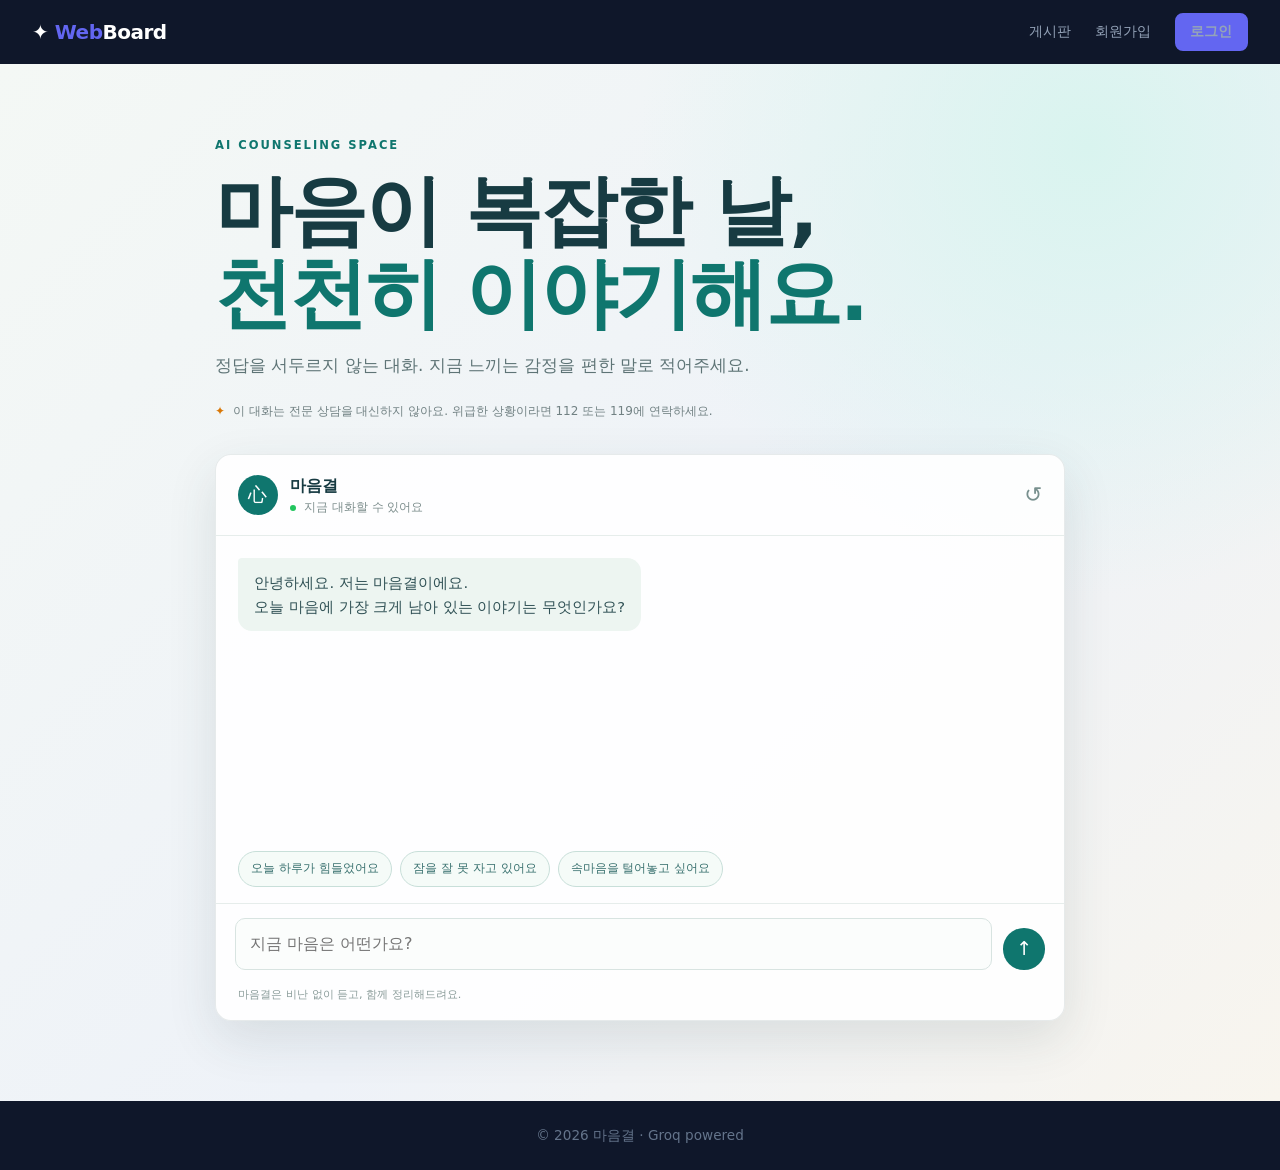
<file: web/index.html>
<!DOCTYPE html>
<html lang="ko">
<head>
  <meta charset="UTF-8">
  <meta name="viewport" content="width=device-width, initial-scale=1.0">
  <title>마음결 | AI 상담</title>
  <link rel="stylesheet" href="style.css">
</head>
<body>
  <div id="nav"></div>

  <main class="counsel-page">
    <section class="counsel-intro">
      <div class="eyebrow">AI COUNSELING SPACE</div>
      <h1>마음이 복잡한 날,<br><span>천천히 이야기해요.</span></h1>
      <p>정답을 서두르지 않는 대화. 지금 느끼는 감정을 편한 말로 적어주세요.</p>
      <div class="care-note"><span>✦</span> 이 대화는 전문 상담을 대신하지 않아요. 위급한 상황이라면 112 또는 119에 연락하세요.</div>
    </section>

    <section class="chat-shell" aria-label="AI 상담 채팅">
      <div class="chat-header">
        <div class="counsel-avatar">心</div>
        <div>
          <strong>마음결</strong>
          <span><i></i> 지금 대화할 수 있어요</span>
        </div>
        <button class="clear-chat" id="clear-chat" type="button" title="대화 초기화">↺</button>
      </div>
      <div class="messages" id="messages" aria-live="polite"></div>
      <div class="quick-prompts" id="quick-prompts">
        <button type="button" data-prompt="오늘 하루가 유난히 힘들었어요.">오늘 하루가 힘들었어요</button>
        <button type="button" data-prompt="요즘 잠을 잘 못 자고 있어요.">잠을 잘 못 자고 있어요</button>
        <button type="button" data-prompt="누군가에게 속마음을 털어놓고 싶어요.">속마음을 털어놓고 싶어요</button>
      </div>
      <form class="chat-form" id="chat-form">
        <textarea id="message-input" rows="1" maxlength="2000" placeholder="지금 마음은 어떤가요?" aria-label="상담 메시지"></textarea>
        <button class="send-button" type="submit" title="메시지 보내기" aria-label="메시지 보내기">↑</button>
      </form>
      <div class="chat-status" id="chat-status">마음결은 비난 없이 듣고, 함께 정리해드려요.</div>
    </section>
  </main>

  <footer class="footer">
    <p>© 2026 마음결 · Groq powered</p>
  </footer>

  <script src="app.js"></script>
  <script src="chat.js"></script>
</body>
</html>
</file>
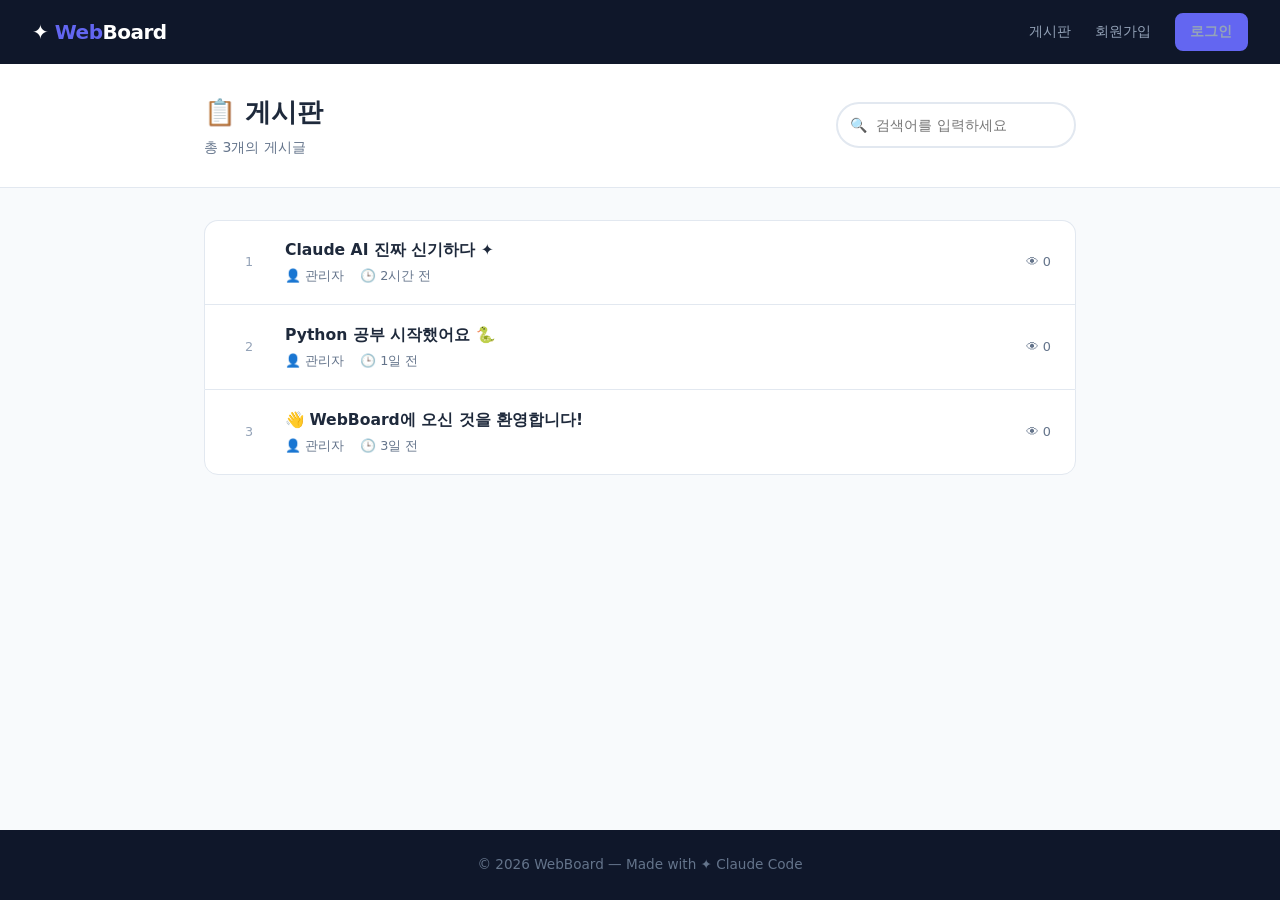
<file: web/board.html>
<!DOCTYPE html>
<html lang="ko">
<head>
  <meta charset="UTF-8">
  <meta name="viewport" content="width=device-width, initial-scale=1.0">
  <title>게시판 — WebBoard</title>
  <link rel="stylesheet" href="style.css">
</head>
<body>
  <div id="nav"></div>

  <div class="page-header">
    <div class="container">
      <div class="page-header-inner">
        <div>
          <h1 class="page-title">📋 게시판</h1>
          <p class="page-sub" id="post-count"></p>
        </div>
        <div style="display:flex;gap:.75rem;align-items:center;flex-wrap:wrap;">
          <div class="board-search">
            <span class="board-search-icon">🔍</span>
            <input type="text" id="search" placeholder="검색어를 입력하세요">
          </div>
          <a href="write.html" class="btn btn-primary" id="write-btn" style="display:none;">✏️ 글쓰기</a>
        </div>
      </div>
    </div>
  </div>

  <main>
    <div class="container" style="padding-bottom:3rem;">
      <div id="post-list"></div>
    </div>
  </main>

  <footer class="footer">
    <p>© 2026 WebBoard — Made with ✦ Claude Code</p>
  </footer>

  <script src="app.js"></script>
  <script>
    renderNavbar(document.getElementById('nav'));
    if (Auth.isLoggedIn()) document.getElementById('write-btn').style.display = 'inline-flex';

    const allPosts = Posts.getAll();

    function render(posts) {
      const el = document.getElementById('post-list');
      document.getElementById('post-count').textContent = `총 ${posts.length}개의 게시글`;

      if (!posts.length) {
        el.innerHTML = `
          <div class="board-empty">
            <div class="empty-icon">📭</div>
            <p>검색 결과가 없거나 아직 게시글이 없습니다.<br>첫 번째 글을 작성해보세요!</p>
            ${Auth.isLoggedIn() ? `<a href="write.html" class="btn btn-primary" style="margin-top:1.5rem;">✏️ 글쓰기</a>` : ''}
          </div>`;
        return;
      }

      el.innerHTML = `<div class="post-list animate-fade-in">` +
        posts.map((p, i) => `
          <div class="post-item" onclick="location.href='post.html?id=${p.id}'">
            <div class="post-num">${i + 1}</div>
            <div style="min-width:0;">
              <div class="post-title-text">${escapeHtml(p.title)}</div>
              <div class="post-meta-row">
                <span>👤 ${escapeHtml(p.authorName)}</span>
                <span>🕒 ${formatDate(p.createdAt)}</span>
              </div>
            </div>
            <div class="post-views">👁 ${p.views}</div>
          </div>
        `).join('') +
        `</div>`;
    }

    render(allPosts);

    document.getElementById('search').addEventListener('input', e => {
      const q = e.target.value.toLowerCase();
      render(q
        ? allPosts.filter(p =>
            p.title.toLowerCase().includes(q) ||
            p.content.toLowerCase().includes(q) ||
            p.authorName.toLowerCase().includes(q))
        : allPosts
      );
    });
  </script>
</body>
</html>
</file>
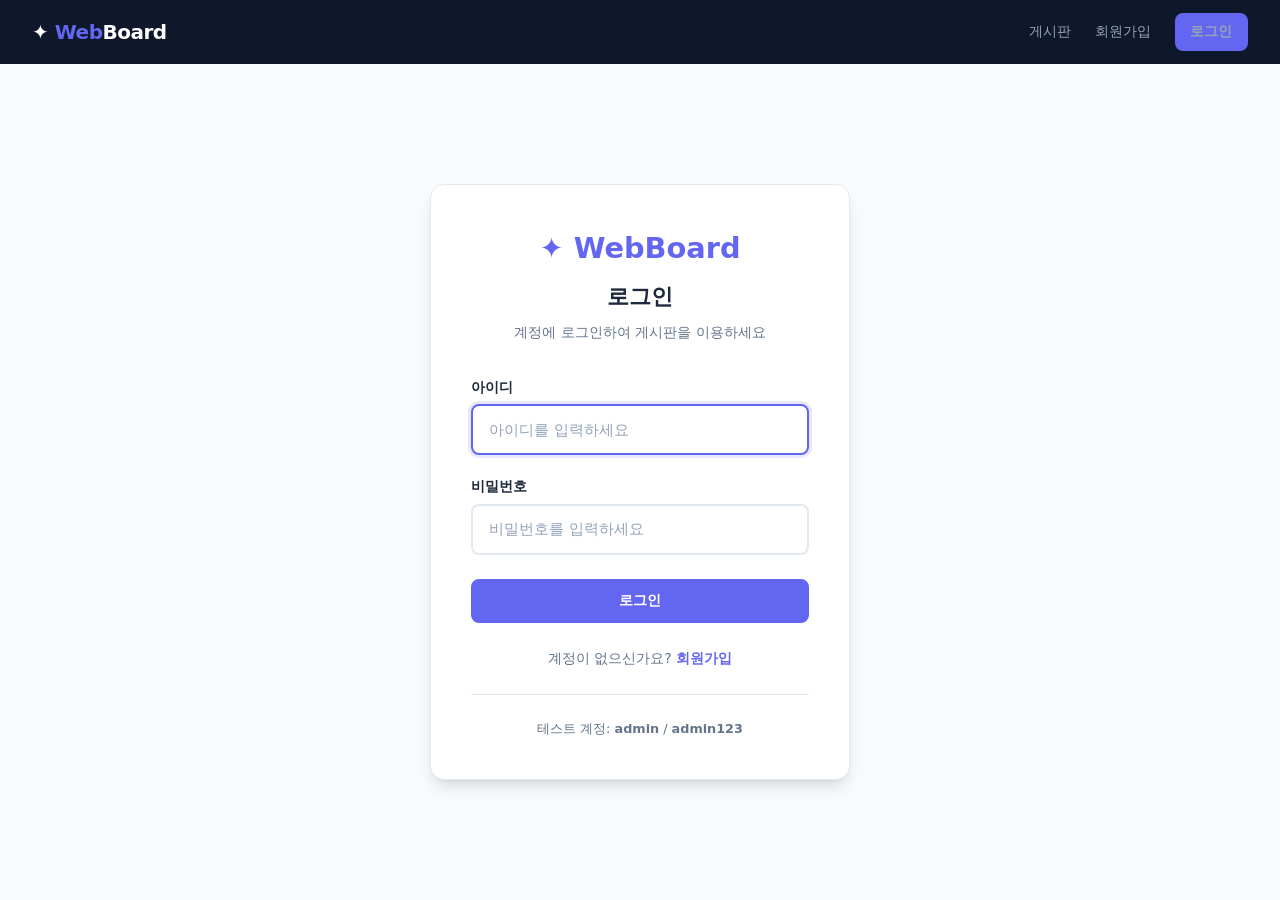
<file: web/login.html>
<!DOCTYPE html>
<html lang="ko">
<head>
  <meta charset="UTF-8">
  <meta name="viewport" content="width=device-width, initial-scale=1.0">
  <title>로그인 — WebBoard</title>
  <link rel="stylesheet" href="style.css">
</head>
<body>
  <div id="nav"></div>

  <div class="auth-page">
    <div class="auth-card">
      <div class="auth-logo">✦ WebBoard</div>
      <h1 class="auth-title">로그인</h1>
      <p class="auth-sub">계정에 로그인하여 게시판을 이용하세요</p>

      <div id="alert"></div>

      <form id="loginForm">
        <div class="form-group">
          <label class="form-label">아이디</label>
          <input type="text" id="username" class="form-control" placeholder="아이디를 입력하세요" autofocus autocomplete="username">
        </div>
        <div class="form-group">
          <label class="form-label">비밀번호</label>
          <input type="password" id="password" class="form-control" placeholder="비밀번호를 입력하세요" autocomplete="current-password">
        </div>
        <button type="submit" class="btn btn-primary btn-block" style="margin-top:.25rem;">로그인</button>
      </form>

      <p class="auth-footer">계정이 없으신가요? <a href="register.html">회원가입</a></p>

      <div class="divider"></div>
      <p style="font-size:.8rem;color:var(--text-muted);text-align:center;">
        테스트 계정: <strong>admin</strong> / <strong>admin123</strong>
      </p>
    </div>
  </div>

  <script src="app.js"></script>
  <script>
    renderNavbar(document.getElementById('nav'));
    if (Auth.isLoggedIn()) location.href = 'board.html';

    document.getElementById('loginForm').addEventListener('submit', e => {
      e.preventDefault();
      const username = document.getElementById('username').value.trim();
      const password = document.getElementById('password').value;
      if (Auth.login(username, password)) {
        const redirect = sessionStorage.getItem('redirect');
        sessionStorage.removeItem('redirect');
        location.href = redirect || 'board.html';
      } else {
        document.getElementById('alert').innerHTML =
          `<div class="alert alert-error">아이디 또는 비밀번호가 올바르지 않습니다.</div>`;
      }
    });
  </script>
</body>
</html>
</file>
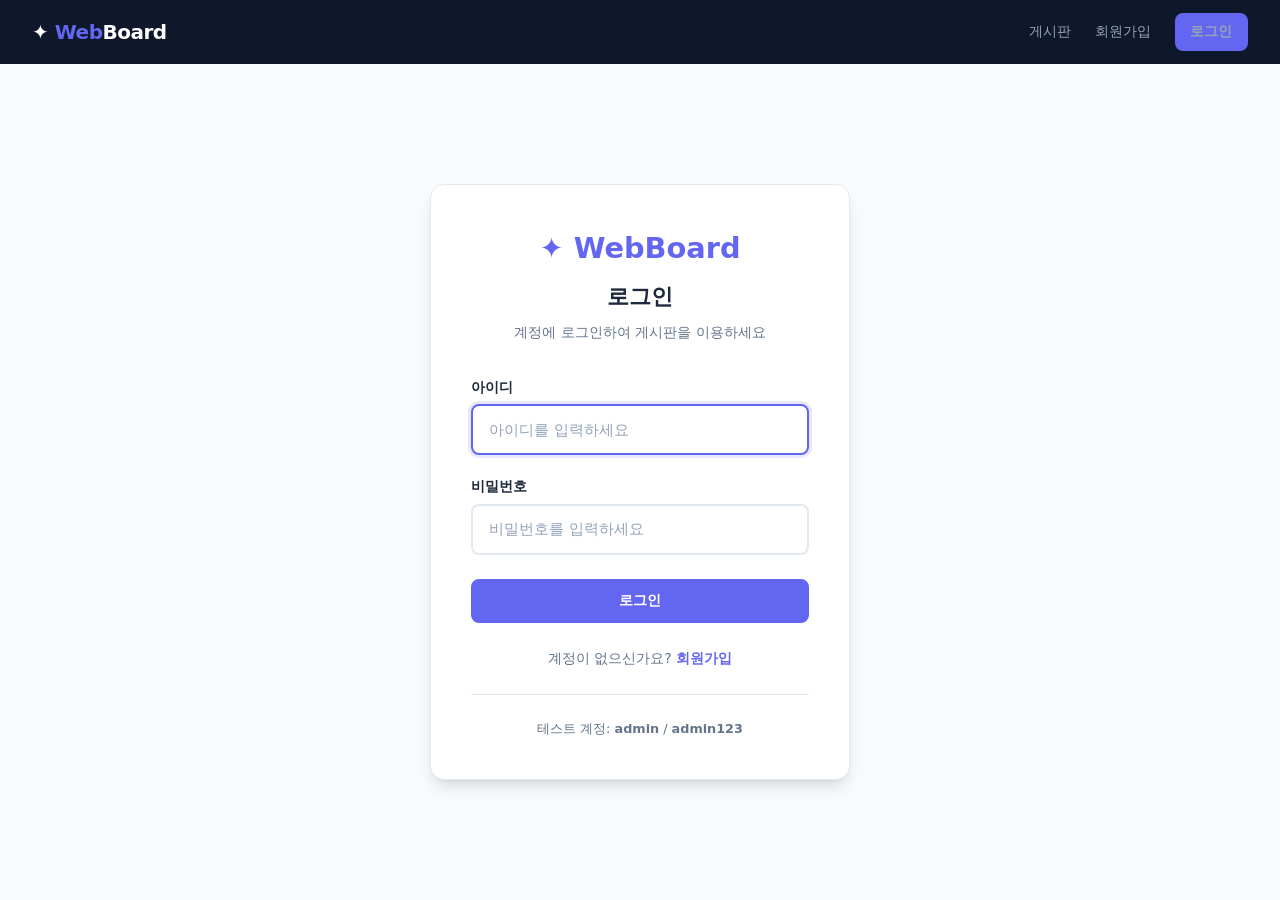
<file: web/post.html>
<!DOCTYPE html>
<html lang="ko">
<head>
  <meta charset="UTF-8">
  <meta name="viewport" content="width=device-width, initial-scale=1.0">
  <title>게시글 — WebBoard</title>
  <link rel="stylesheet" href="style.css">
</head>
<body>
  <div id="nav"></div>

  <div class="post-detail">
    <div class="container">
      <div id="content"></div>
    </div>
  </div>

  <footer class="footer">
    <p>© 2026 WebBoard — Made with ✦ Claude Code</p>
  </footer>

  <script src="app.js"></script>
  <script>
    renderNavbar(document.getElementById('nav'));
    if (!Auth.guard()) throw new Error('not logged in');

    const id = getParam('id');
    const post = id ? Posts.getById(id) : null;

    if (!post) {
      document.getElementById('content').innerHTML = `
        <div class="board-empty" style="margin-top:2rem;">
          <div class="empty-icon">🔍</div>
          <p>게시글을 찾을 수 없습니다.</p>
          <a href="board.html" class="btn btn-primary" style="margin-top:1.5rem;">← 목록으로</a>
        </div>`;
    } else {
      Posts.incrementViews(id);
      const user = Auth.getCurrentUser();
      const isAuthor = user && user.id === post.authorId;

      document.title = `${post.title} — WebBoard`;
      renderPost();
    }

    function getComments() { return Comments.getByPostId(id); }

    function renderPost() {
      const comments = getComments();
      document.getElementById('content').innerHTML = `
        <div style="margin-bottom:1rem;">
          <a href="board.html" class="btn btn-ghost btn-sm">← 목록으로</a>
        </div>

        <div class="post-card animate-slide-up">
          <div class="post-card-header">
            <h1 class="post-card-title">${escapeHtml(post.title)}</h1>
            <div class="post-card-meta">
              <span>👤 ${escapeHtml(post.authorName)}</span>
              <span>🕒 ${formatDateFull(post.createdAt)}</span>
              <span>👁 조회 ${post.views + 1}회</span>
              <span>💬 댓글 <span id="comment-badge">${comments.length}</span>개</span>
            </div>
          </div>
          <div class="post-card-body">
            <p class="post-content">${escapeHtml(post.content)}</p>
          </div>
          <div class="post-card-footer">
            <a href="board.html" class="btn btn-ghost btn-sm">← 목록</a>
            <a href="write.html" class="btn btn-outline btn-sm">✏️ 새 글 작성</a>
            ${isAuthor(post) ? `<button class="btn btn-danger btn-sm" onclick="deletePost()">삭제</button>` : ''}
          </div>
        </div>

        <div class="comments-section">
          <div class="comments-header">
            💬 댓글 <span class="count" id="comment-count">${comments.length}</span>
          </div>
          <div id="comment-list"></div>
          <div class="comment-form">
            <div class="comment-form-title">💬 댓글 작성</div>
            <textarea id="comment-input" placeholder="댓글을 입력하세요... (Ctrl+Enter로 등록)"></textarea>
            <div style="display:flex;justify-content:flex-end;">
              <button class="btn btn-primary btn-sm" onclick="addComment()">댓글 등록</button>
            </div>
          </div>
        </div>
      `;
      renderCommentList(comments);
    }

    function isAuthor(post) {
      const user = Auth.getCurrentUser();
      return user && user.id === post.authorId;
    }

    function renderCommentList(comments) {
      const el = document.getElementById('comment-list');
      if (!comments.length) {
        el.innerHTML = `<div class="comment-empty">아직 댓글이 없습니다. 첫 댓글을 남겨보세요! 👋</div>`;
        return;
      }
      el.innerHTML = `<div class="comment-list animate-fade-in">` +
        comments.map(c => `
          <div class="comment-item">
            <div class="comment-meta">
              <span class="comment-author">👤 ${escapeHtml(c.authorName)}</span>
              <span>${formatDate(c.createdAt)}</span>
            </div>
            <div class="comment-body">${escapeHtml(c.content)}</div>
          </div>
        `).join('') +
        `</div>`;
    }

    function addComment() {
      const input = document.getElementById('comment-input');
      const text = input.value.trim();
      if (!text) { input.focus(); return; }
      Comments.add(id, text);
      input.value = '';
      const comments = getComments();
      renderCommentList(comments);
      document.getElementById('comment-count').textContent = comments.length;
      if (document.getElementById('comment-badge'))
        document.getElementById('comment-badge').textContent = comments.length;
    }

    function deletePost() {
      if (!confirm('정말 이 게시글을 삭제하시겠습니까?')) return;
      Posts.delete(id);
      location.href = 'board.html';
    }

    document.addEventListener('keydown', e => {
      if (e.ctrlKey && e.key === 'Enter') addComment();
    });
  </script>
</body>
</html>
</file>
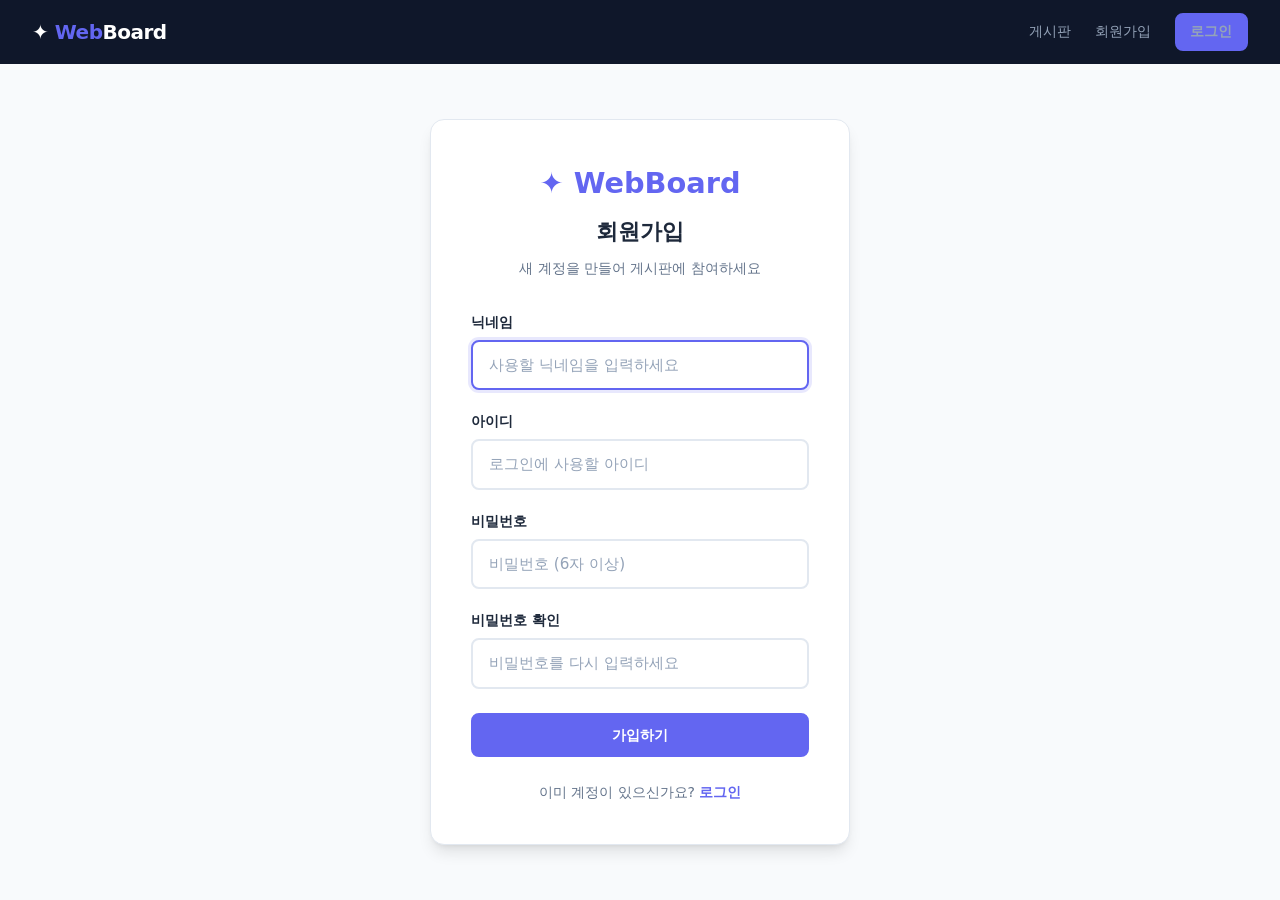
<file: web/register.html>
<!DOCTYPE html>
<html lang="ko">
<head>
  <meta charset="UTF-8">
  <meta name="viewport" content="width=device-width, initial-scale=1.0">
  <title>회원가입 — WebBoard</title>
  <link rel="stylesheet" href="style.css">
</head>
<body>
  <div id="nav"></div>

  <div class="auth-page">
    <div class="auth-card">
      <div class="auth-logo">✦ WebBoard</div>
      <h1 class="auth-title">회원가입</h1>
      <p class="auth-sub">새 계정을 만들어 게시판에 참여하세요</p>

      <div id="alert"></div>

      <form id="registerForm">
        <div class="form-group">
          <label class="form-label">닉네임</label>
          <input type="text" id="name" class="form-control" placeholder="사용할 닉네임을 입력하세요" autofocus>
        </div>
        <div class="form-group">
          <label class="form-label">아이디</label>
          <input type="text" id="username" class="form-control" placeholder="로그인에 사용할 아이디" autocomplete="username">
        </div>
        <div class="form-group">
          <label class="form-label">비밀번호</label>
          <input type="password" id="password" class="form-control" placeholder="비밀번호 (6자 이상)" autocomplete="new-password">
        </div>
        <div class="form-group">
          <label class="form-label">비밀번호 확인</label>
          <input type="password" id="confirm" class="form-control" placeholder="비밀번호를 다시 입력하세요" autocomplete="new-password">
        </div>
        <button type="submit" class="btn btn-primary btn-block" style="margin-top:.25rem;">가입하기</button>
      </form>

      <p class="auth-footer">이미 계정이 있으신가요? <a href="login.html">로그인</a></p>
    </div>
  </div>

  <script src="app.js"></script>
  <script>
    renderNavbar(document.getElementById('nav'));
    if (Auth.isLoggedIn()) location.href = 'board.html';

    document.getElementById('registerForm').addEventListener('submit', e => {
      e.preventDefault();
      const alertEl = document.getElementById('alert');
      const name = document.getElementById('name').value.trim();
      const username = document.getElementById('username').value.trim();
      const password = document.getElementById('password').value;
      const confirm = document.getElementById('confirm').value;

      if (!name || !username || !password || !confirm) {
        alertEl.innerHTML = `<div class="alert alert-error">모든 항목을 입력해주세요.</div>`; return;
      }
      if (username.length < 3) {
        alertEl.innerHTML = `<div class="alert alert-error">아이디는 3자 이상이어야 합니다.</div>`; return;
      }
      if (password.length < 6) {
        alertEl.innerHTML = `<div class="alert alert-error">비밀번호는 6자 이상이어야 합니다.</div>`; return;
      }
      if (password !== confirm) {
        alertEl.innerHTML = `<div class="alert alert-error">비밀번호가 일치하지 않습니다.</div>`; return;
      }

      const result = Auth.register({ username, password, name });
      if (!result.ok) {
        alertEl.innerHTML = `<div class="alert alert-error">${result.msg}</div>`; return;
      }
      Auth.login(username, password);
      location.href = 'board.html';
    });
  </script>
</body>
</html>
</file>
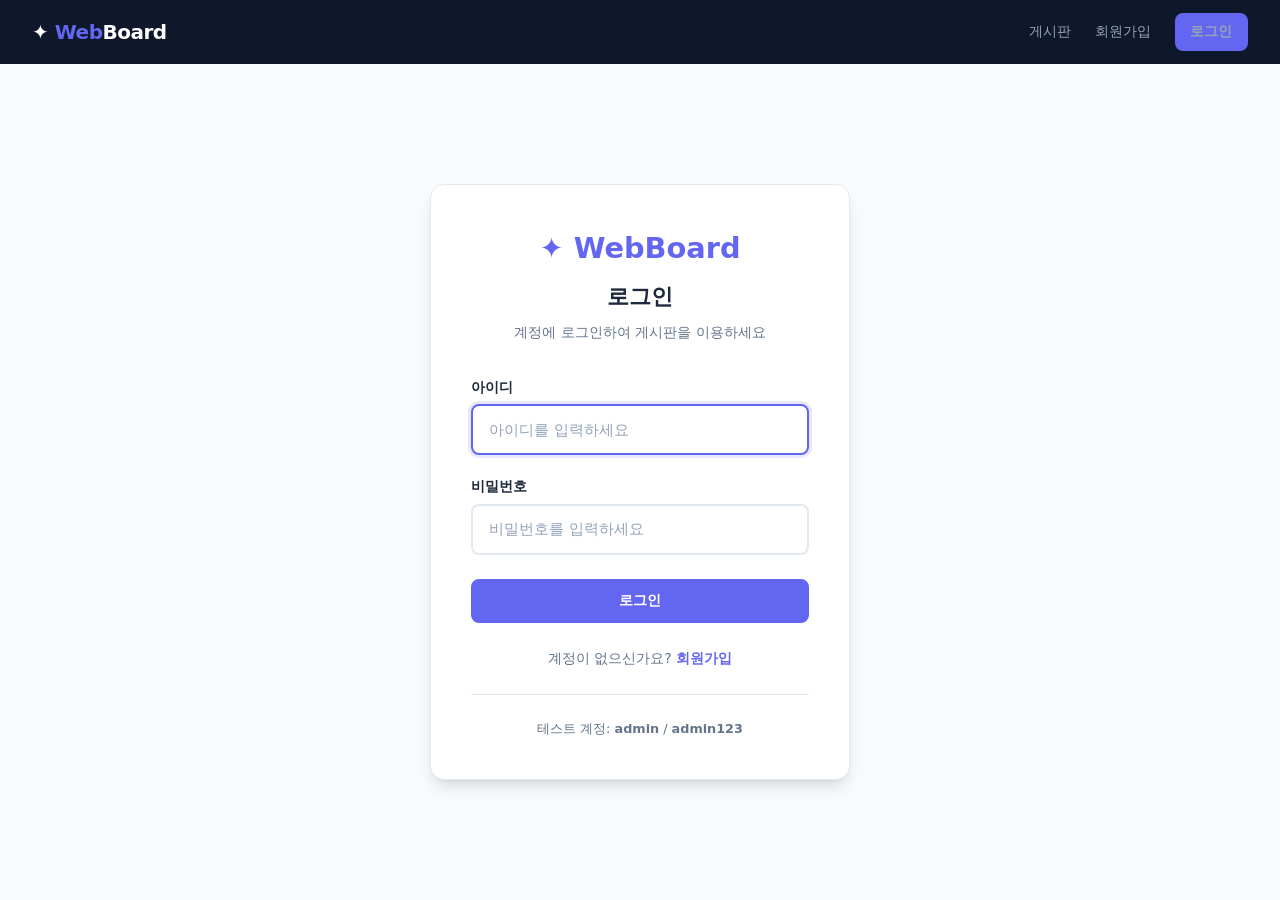
<file: web/write.html>
<!DOCTYPE html>
<html lang="ko">
<head>
  <meta charset="UTF-8">
  <meta name="viewport" content="width=device-width, initial-scale=1.0">
  <title>글쓰기 — WebBoard</title>
  <link rel="stylesheet" href="style.css">
</head>
<body>
  <div id="nav"></div>

  <div class="write-page">
    <div class="container">
      <div style="margin-bottom:1rem;">
        <a href="board.html" class="btn btn-ghost btn-sm">← 목록으로</a>
      </div>
      <div class="write-card animate-slide-up">
        <div class="write-header">
          <h2 style="font-size:1.2rem;font-weight:700;">✏️ 새 글 작성</h2>
          <p style="font-size:.875rem;color:var(--text-muted);margin-top:.25rem;">자유롭게 생각을 공유해보세요.</p>
        </div>

        <div id="alert" style="padding:1rem 2rem 0;"></div>

        <div class="write-body">
          <div class="form-group">
            <label class="form-label">제목</label>
            <input type="text" id="title" class="write-title-input" placeholder="제목을 입력해주세요" maxlength="100" autofocus>
            <div style="font-size:.75rem;color:var(--text-light);text-align:right;margin-top:.3rem;">
              <span id="title-count">0</span> / 100
            </div>
          </div>
          <div class="form-group" style="margin-bottom:0;">
            <label class="form-label">내용</label>
            <textarea id="content" class="write-content-input" placeholder="내용을 자유롭게 작성해주세요..."></textarea>
          </div>
        </div>

        <div class="write-actions">
          <button class="btn btn-ghost" onclick="history.back()">취소</button>
          <button class="btn btn-primary" onclick="submitPost()">게시하기 →</button>
        </div>
      </div>
    </div>
  </div>

  <script src="app.js"></script>
  <script>
    renderNavbar(document.getElementById('nav'));
    if (!Auth.guard()) throw new Error('not logged in');

    const titleInput = document.getElementById('title');
    const titleCount = document.getElementById('title-count');
    titleInput.addEventListener('input', () => titleCount.textContent = titleInput.value.length);
    titleInput.addEventListener('keydown', e => {
      if (e.key === 'Enter') { e.preventDefault(); document.getElementById('content').focus(); }
    });

    function submitPost() {
      const title = titleInput.value.trim();
      const content = document.getElementById('content').value.trim();
      const alertEl = document.getElementById('alert');

      if (!title) {
        alertEl.innerHTML = `<div class="alert alert-error">제목을 입력해주세요.</div>`;
        titleInput.focus(); return;
      }
      if (!content) {
        alertEl.innerHTML = `<div class="alert alert-error">내용을 입력해주세요.</div>`;
        document.getElementById('content').focus(); return;
      }

      const post = Posts.create({ title, content });
      location.href = `post.html?id=${post.id}`;
    }
  </script>
</body>
</html>
</file>
<file: web/style.css>
:root {
  --primary: #6366f1;
  --primary-dark: #4f46e5;
  --primary-light: #eef2ff;
  --text: #1e293b;
  --text-muted: #64748b;
  --text-light: #94a3b8;
  --border: #e2e8f0;
  --bg: #f8fafc;
  --bg-card: #ffffff;
  --danger: #ef4444;
  --danger-light: #fef2f2;
  --success: #10b981;
  --success-light: #ecfdf5;
  --radius: 14px;
  --radius-sm: 8px;
  --shadow: 0 1px 3px 0 rgb(0 0 0/.1), 0 1px 2px -1px rgb(0 0 0/.1);
  --shadow-md: 0 4px 6px -1px rgb(0 0 0/.1), 0 2px 4px -2px rgb(0 0 0/.1);
  --shadow-lg: 0 10px 15px -3px rgb(0 0 0/.1), 0 4px 6px -4px rgb(0 0 0/.1);
  --transition: 0.2s ease;
  --nav-height: 64px;
}

*, *::before, *::after { box-sizing: border-box; margin: 0; padding: 0; }
html { scroll-behavior: smooth; }
body {
  font-family: 'Segoe UI', system-ui, -apple-system, sans-serif;
  background: var(--bg);
  color: var(--text);
  line-height: 1.6;
  min-height: 100vh;
  display: flex;
  flex-direction: column;
}
a { color: inherit; text-decoration: none; }
button, input, textarea, select { font: inherit; }
main { flex: 1; }

/* ── Navbar ── */
.navbar {
  background: #0f172a;
  height: var(--nav-height);
  display: flex;
  align-items: center;
  padding: 0 2rem;
  position: sticky;
  top: 0;
  z-index: 100;
  box-shadow: 0 1px 0 rgba(255,255,255,.08);
}
.navbar-brand {
  font-size: 1.25rem;
  font-weight: 800;
  color: #fff;
  letter-spacing: -0.5px;
}
.navbar-brand span { color: var(--primary); }
.navbar-links {
  display: flex;
  align-items: center;
  gap: 1.5rem;
  margin-left: auto;
}
.navbar-links > a {
  color: #94a3b8;
  font-size: 0.9rem;
  transition: color var(--transition);
}
.navbar-links > a:hover { color: #fff; }
.navbar-user { color: #cbd5e1; font-size: 0.875rem; }

/* ── Container ── */
.container { max-width: 920px; margin: 0 auto; padding: 0 1.5rem; width: 100%; }

/* ── Buttons ── */
.btn {
  display: inline-flex;
  align-items: center;
  gap: 0.4rem;
  padding: 0.55rem 1.2rem;
  border-radius: var(--radius-sm);
  font-size: 0.9rem;
  font-weight: 600;
  cursor: pointer;
  border: 2px solid transparent;
  transition: all var(--transition);
  white-space: nowrap;
  justify-content: center;
}
.btn:disabled { opacity: 0.6; cursor: not-allowed; }
.btn-primary { background: var(--primary); color: #fff; border-color: var(--primary); }
.btn-primary:hover { background: var(--primary-dark); border-color: var(--primary-dark); transform: translateY(-1px); box-shadow: 0 4px 12px rgba(99,102,241,.4); }
.btn-outline { background: transparent; color: var(--primary); border-color: var(--primary); }
.btn-outline:hover { background: var(--primary-light); }
.btn-ghost { background: transparent; color: var(--text-muted); border-color: transparent; }
.btn-ghost:hover { background: var(--border); color: var(--text); }
.btn-danger { background: var(--danger); color: #fff; border-color: var(--danger); }
.btn-danger:hover { background: #dc2626; }
.btn-white { background: #fff; color: var(--primary); border-color: #fff; }
.btn-white:hover { background: var(--primary-light); }
.btn-sm { padding: 0.35rem 0.85rem; font-size: 0.8rem; }
.btn-lg { padding: 0.8rem 2rem; font-size: 1rem; border-radius: var(--radius); }
.btn-block { width: 100%; }

/* ── Forms ── */
.form-group { margin-bottom: 1.25rem; }
.form-label { display: block; font-size: 0.875rem; font-weight: 600; margin-bottom: 0.4rem; }
.form-control {
  width: 100%;
  padding: 0.7rem 1rem;
  border: 2px solid var(--border);
  border-radius: var(--radius-sm);
  font-size: 0.95rem;
  color: var(--text);
  background: var(--bg-card);
  outline: none;
  transition: border-color var(--transition), box-shadow var(--transition);
}
.form-control:focus { border-color: var(--primary); box-shadow: 0 0 0 3px rgba(99,102,241,.15); }
.form-control::placeholder { color: var(--text-light); }

/* ── Alert ── */
.alert { padding: 0.85rem 1.1rem; border-radius: var(--radius-sm); font-size: 0.875rem; margin-bottom: 1rem; border-left: 4px solid; }
.alert-error { background: var(--danger-light); color: #b91c1c; border-color: var(--danger); }
.alert-success { background: var(--success-light); color: #065f46; border-color: var(--success); }

/* ── Divider ── */
.divider { height: 1px; background: var(--border); margin: 1.5rem 0; }

/* ── Hero ── */
.hero {
  background: linear-gradient(135deg, #1e1b4b 0%, #4f46e5 50%, #7c3aed 100%);
  padding: 6rem 1.5rem;
  text-align: center;
  position: relative;
  overflow: hidden;
}
.hero::before {
  content: '';
  position: absolute;
  inset: 0;
  background: radial-gradient(ellipse at 70% 50%, rgba(99,102,241,.3) 0%, transparent 60%);
}
.hero-content { position: relative; z-index: 1; }
.hero-badge {
  display: inline-block;
  background: rgba(255,255,255,.15);
  color: #fff;
  font-size: 0.8rem;
  font-weight: 600;
  padding: 0.35rem 1rem;
  border-radius: 999px;
  border: 1px solid rgba(255,255,255,.25);
  margin-bottom: 1.5rem;
}
.hero-title {
  font-size: clamp(2rem, 5vw, 3.5rem);
  font-weight: 800;
  color: #fff;
  letter-spacing: -1px;
  line-height: 1.15;
  margin-bottom: 1.25rem;
}
.hero-title span { color: #a5b4fc; }
.hero-sub { font-size: 1.1rem; color: rgba(255,255,255,.75); max-width: 480px; margin: 0 auto 2.5rem; }
.hero-actions { display: flex; gap: 1rem; justify-content: center; flex-wrap: wrap; }

/* ── Feature Cards ── */
.features {
  display: grid;
  grid-template-columns: repeat(auto-fit, minmax(240px, 1fr));
  gap: 1.5rem;
  padding: 3rem 0;
}
.feature-card {
  background: var(--bg-card);
  border-radius: var(--radius);
  padding: 2rem;
  box-shadow: var(--shadow);
  border: 1px solid var(--border);
  transition: transform var(--transition), box-shadow var(--transition);
}
.feature-card:hover { transform: translateY(-4px); box-shadow: var(--shadow-lg); }
.feature-icon { font-size: 2rem; margin-bottom: 1rem; }
.feature-card h3 { font-size: 1.1rem; margin-bottom: 0.5rem; }
.feature-card p { color: var(--text-muted); font-size: 0.9rem; }

/* ── Auth ── */
.auth-page { flex: 1; display: flex; align-items: center; justify-content: center; padding: 3rem 1.5rem; }
.auth-card {
  background: var(--bg-card);
  border-radius: var(--radius);
  box-shadow: var(--shadow-lg);
  padding: 2.5rem;
  width: 100%;
  max-width: 420px;
  border: 1px solid var(--border);
  animation: slideUp 0.3s ease;
}
.auth-logo { font-size: 1.8rem; font-weight: 800; color: var(--primary); text-align: center; margin-bottom: 0.5rem; }
.auth-title { font-size: 1.4rem; font-weight: 700; text-align: center; margin-bottom: 0.4rem; }
.auth-sub { text-align: center; color: var(--text-muted); font-size: 0.875rem; margin-bottom: 2rem; }
.auth-footer { text-align: center; font-size: 0.875rem; color: var(--text-muted); margin-top: 1.5rem; }
.auth-footer a { color: var(--primary); font-weight: 600; }
.auth-footer a:hover { text-decoration: underline; }

/* ── Page Header ── */
.page-header { background: var(--bg-card); border-bottom: 1px solid var(--border); padding: 1.75rem 0; margin-bottom: 2rem; }
.page-header-inner { display: flex; align-items: center; justify-content: space-between; gap: 1rem; flex-wrap: wrap; }
.page-title { font-size: 1.6rem; font-weight: 800; }
.page-sub { color: var(--text-muted); font-size: 0.875rem; margin-top: 0.2rem; }

/* ── Search ── */
.board-search { position: relative; }
.board-search input {
  padding: 0.6rem 1rem 0.6rem 2.4rem;
  border: 2px solid var(--border);
  border-radius: 999px;
  font-size: 0.875rem;
  outline: none;
  width: 240px;
  transition: border-color var(--transition), width var(--transition);
}
.board-search input:focus { border-color: var(--primary); width: 300px; }
.board-search-icon { position: absolute; left: 0.85rem; top: 50%; transform: translateY(-50%); color: var(--text-muted); font-size: 0.875rem; pointer-events: none; }

/* ── Post List ── */
.post-list { display: flex; flex-direction: column; }
.post-item {
  background: var(--bg-card);
  border: 1px solid var(--border);
  border-bottom: none;
  padding: 1.1rem 1.5rem;
  display: grid;
  grid-template-columns: 2.5rem 1fr auto;
  gap: 0.75rem 1rem;
  align-items: center;
  cursor: pointer;
  transition: background var(--transition);
}
.post-item:first-child { border-radius: var(--radius) var(--radius) 0 0; }
.post-item:last-child { border-radius: 0 0 var(--radius) var(--radius); border-bottom: 1px solid var(--border); }
.post-item:only-child { border-radius: var(--radius); border-bottom: 1px solid var(--border); }
.post-item:hover { background: var(--primary-light); }
.post-num { color: var(--text-light); font-size: 0.8rem; text-align: center; }
.post-title-text { font-weight: 600; font-size: 0.975rem; overflow: hidden; text-overflow: ellipsis; white-space: nowrap; }
.post-meta-row { display: flex; gap: 1rem; font-size: 0.8rem; color: var(--text-muted); margin-top: 0.2rem; }
.post-views { font-size: 0.8rem; color: var(--text-muted); text-align: right; white-space: nowrap; }
.board-empty {
  background: var(--bg-card);
  border-radius: var(--radius);
  border: 1px solid var(--border);
  text-align: center;
  padding: 4rem 2rem;
  color: var(--text-muted);
}
.board-empty .empty-icon { font-size: 3rem; margin-bottom: 1rem; }

/* ── Write ── */
.write-page { flex: 1; padding: 2rem 0 4rem; }
.write-card {
  background: var(--bg-card);
  border-radius: var(--radius);
  box-shadow: var(--shadow-md);
  border: 1px solid var(--border);
  overflow: hidden;
}
.write-header { padding: 1.5rem 2rem; border-bottom: 1px solid var(--border); }
.write-body { padding: 1.75rem 2rem; }
.write-title-input {
  width: 100%;
  padding: 0.85rem 1rem;
  border: 2px solid var(--border);
  border-radius: var(--radius-sm);
  font-size: 1.05rem;
  font-weight: 600;
  outline: none;
  transition: border-color var(--transition), box-shadow var(--transition);
  margin-bottom: 1.25rem;
}
.write-title-input:focus { border-color: var(--primary); box-shadow: 0 0 0 3px rgba(99,102,241,.15); }
.write-title-input::placeholder { color: var(--text-light); font-weight: 400; }
.write-content-input {
  width: 100%;
  padding: 1rem;
  border: 2px solid var(--border);
  border-radius: var(--radius-sm);
  font-size: 0.975rem;
  line-height: 1.8;
  min-height: 340px;
  resize: vertical;
  outline: none;
  transition: border-color var(--transition), box-shadow var(--transition);
}
.write-content-input:focus { border-color: var(--primary); box-shadow: 0 0 0 3px rgba(99,102,241,.15); }
.write-actions { padding: 1.25rem 2rem; border-top: 1px solid var(--border); background: var(--bg); display: flex; gap: 0.75rem; justify-content: flex-end; }

/* ── Post Detail ── */
.post-detail { flex: 1; padding: 2rem 0 4rem; }
.post-card { background: var(--bg-card); border-radius: var(--radius); box-shadow: var(--shadow-md); border: 1px solid var(--border); overflow: hidden; margin-bottom: 1.5rem; }
.post-card-header { padding: 2rem 2.5rem 1.5rem; border-bottom: 1px solid var(--border); }
.post-card-title { font-size: 1.6rem; font-weight: 800; line-height: 1.3; margin-bottom: 1rem; }
.post-card-meta { display: flex; gap: 1.5rem; font-size: 0.85rem; color: var(--text-muted); flex-wrap: wrap; }
.post-card-body { padding: 2rem 2.5rem; min-height: 200px; }
.post-content { font-size: 1rem; line-height: 1.9; white-space: pre-wrap; color: var(--text); }
.post-card-footer { padding: 1.25rem 2.5rem; border-top: 1px solid var(--border); display: flex; gap: 0.75rem; }

/* ── Comments ── */
.comments-section { margin-top: 1.5rem; }
.comments-header { font-size: 1.1rem; font-weight: 700; margin-bottom: 1rem; display: flex; align-items: center; gap: 0.5rem; }
.count { background: var(--primary); color: #fff; font-size: 0.75rem; font-weight: 700; padding: 0.15rem 0.5rem; border-radius: 999px; }
.comment-list { display: flex; flex-direction: column; margin-bottom: 1.5rem; }
.comment-item { background: var(--bg-card); border: 1px solid var(--border); border-bottom: none; padding: 1.1rem 1.5rem; }
.comment-item:first-child { border-radius: var(--radius) var(--radius) 0 0; }
.comment-item:last-child { border-radius: 0 0 var(--radius) var(--radius); border-bottom: 1px solid var(--border); }
.comment-item:only-child { border-radius: var(--radius); border-bottom: 1px solid var(--border); }
.comment-meta { display: flex; gap: 0.75rem; align-items: center; margin-bottom: 0.4rem; font-size: 0.8rem; color: var(--text-muted); }
.comment-author { font-weight: 700; color: var(--text); font-size: 0.875rem; }
.comment-body { font-size: 0.925rem; line-height: 1.7; }
.comment-form { background: var(--bg-card); border-radius: var(--radius); padding: 1.5rem; border: 1px solid var(--border); box-shadow: var(--shadow); }
.comment-form-title { font-size: 0.9rem; font-weight: 700; margin-bottom: 0.75rem; }
.comment-form textarea {
  width: 100%;
  padding: 0.75rem 1rem;
  border: 2px solid var(--border);
  border-radius: var(--radius-sm);
  font-size: 0.9rem;
  line-height: 1.7;
  min-height: 90px;
  resize: vertical;
  outline: none;
  transition: border-color var(--transition), box-shadow var(--transition);
  margin-bottom: 0.75rem;
}
.comment-form textarea:focus { border-color: var(--primary); box-shadow: 0 0 0 3px rgba(99,102,241,.15); }
.comment-empty { text-align: center; color: var(--text-muted); font-size: 0.875rem; padding: 2rem; background: var(--bg-card); border: 1px solid var(--border); border-radius: var(--radius); margin-bottom: 1.5rem; }

/* ── Footer ── */
.footer { background: #0f172a; color: #64748b; text-align: center; padding: 1.5rem; font-size: 0.85rem; margin-top: auto; }

/* ── Animations ── */
@keyframes slideUp { from { opacity: 0; transform: translateY(20px); } to { opacity: 1; transform: translateY(0); } }
@keyframes fadeIn { from { opacity: 0; } to { opacity: 1; } }
.animate-slide-up { animation: slideUp 0.3s ease; }
.animate-fade-in { animation: fadeIn 0.3s ease; }

/* ── Responsive ── */
@media (max-width: 640px) {
  .navbar { padding: 0 1rem; }
  .hero { padding: 4rem 1rem; }
  .post-card-header, .post-card-body, .post-card-footer { padding-left: 1.25rem; padding-right: 1.25rem; }
  .write-header, .write-body, .write-actions { padding-left: 1.25rem; padding-right: 1.25rem; }
  .post-item { grid-template-columns: 1fr auto; }
  .post-num { display: none; }
  .board-search input { width: 160px; }
  .board-search input:focus { width: 200px; }
}

/* -- Counseling chat -- */
.counsel-page { min-height: calc(100vh - var(--nav-height)); padding: 4.5rem 1.5rem 5rem; background: radial-gradient(circle at 85% 8%, #d9f4ef 0, transparent 28rem), linear-gradient(135deg, #f4f8f5, #eef2f8 58%, #f8f5ee); }
.counsel-intro { max-width: 850px; margin: 0 auto 2rem; }
.eyebrow { color: #0f766e; font-size: .72rem; font-weight: 800; letter-spacing: 2px; margin-bottom: 1rem; }
.counsel-intro h1 { color: #173b42; font-size: clamp(2.5rem, 6vw, 4.8rem); line-height: 1.08; letter-spacing: -2px; margin-bottom: 1rem; }
.counsel-intro h1 span { color: #0f766e; }
.counsel-intro > p { color: #5e7476; font-size: 1.05rem; }
.care-note { display: inline-flex; gap: .5rem; align-items: center; color: #718183; font-size: .75rem; margin-top: 1.4rem; }
.care-note span { color: #d97706; }
.chat-shell { max-width: 850px; min-height: 550px; margin: 0 auto; overflow: hidden; background: rgba(255,255,255,.9); border: 1px solid rgba(23,59,66,.1); border-radius: 16px; box-shadow: 0 18px 50px rgba(38,67,69,.12); display: flex; flex-direction: column; }
.chat-header { display: flex; align-items: center; gap: .8rem; padding: 1.1rem 1.35rem; border-bottom: 1px solid #e6edeb; }
.counsel-avatar { width: 2.5rem; height: 2.5rem; border-radius: 50%; display: grid; place-items: center; color: #fff; background: #0f766e; font-size: 1.2rem; }
.chat-header strong { display: block; color: #173b42; }
.chat-header span { display: block; color: #7d8e8d; font-size: .74rem; }
.chat-header i { display: inline-block; width: 6px; height: 6px; border-radius: 50%; background: #22c55e; margin-right: 4px; }
.clear-chat { margin-left: auto; border: 0; background: transparent; color: #78908e; font-size: 1.35rem; cursor: pointer; }
.messages { flex: 1; min-height: 315px; max-height: 430px; overflow-y: auto; padding: 1.4rem; display: flex; flex-direction: column; gap: .75rem; }
.message { max-width: 78%; padding: .8rem 1rem; border-radius: 14px; white-space: pre-wrap; font-size: .92rem; animation: slideUp .25s ease; }
.message-assistant { align-self: flex-start; color: #315256; background: #edf5f1; border-top-left-radius: 4px; }
.message-user { align-self: flex-end; color: #fff; background: #0f766e; border-top-right-radius: 4px; }
.quick-prompts { display: flex; flex-wrap: wrap; gap: .5rem; padding: 0 1.4rem 1rem; }
.quick-prompts button { color: #39716f; border: 1px solid #c8dfd9; border-radius: 999px; background: #f5fbf8; padding: .45rem .75rem; font-size: .76rem; cursor: pointer; }
.quick-prompts button:hover { background: #e7f4ef; }
.chat-form { display: flex; align-items: flex-end; gap: .7rem; padding: .9rem 1.2rem 1rem; border-top: 1px solid #e6edeb; }
.chat-form textarea { flex: 1; resize: none; border: 1px solid #d8e4e1; border-radius: 10px; outline: none; padding: .75rem .85rem; color: #29484c; background: #fbfdfc; }
.chat-form textarea:focus { border-color: #0f766e; box-shadow: 0 0 0 3px rgba(15,118,110,.1); }
.send-button { width: 2.6rem; height: 2.6rem; border: 0; border-radius: 50%; color: #fff; background: #0f766e; font-size: 1.2rem; cursor: pointer; }
.send-button:hover { background: #115e59; }
.send-button:disabled { opacity: .55; cursor: not-allowed; }
.chat-status { min-height: 1.5rem; padding: 0 1.4rem 1rem; color: #899b99; font-size: .7rem; }
@media (max-width: 600px) {
  .counsel-page { padding: 2.5rem 1rem 3rem; }
  .counsel-intro h1 { font-size: 2.7rem; letter-spacing: -1px; }
  .care-note { align-items: flex-start; }
  .chat-shell { min-height: 600px; border-radius: 12px; }
  .messages { min-height: 380px; }
  .message { max-width: 90%; }
}
</file>
